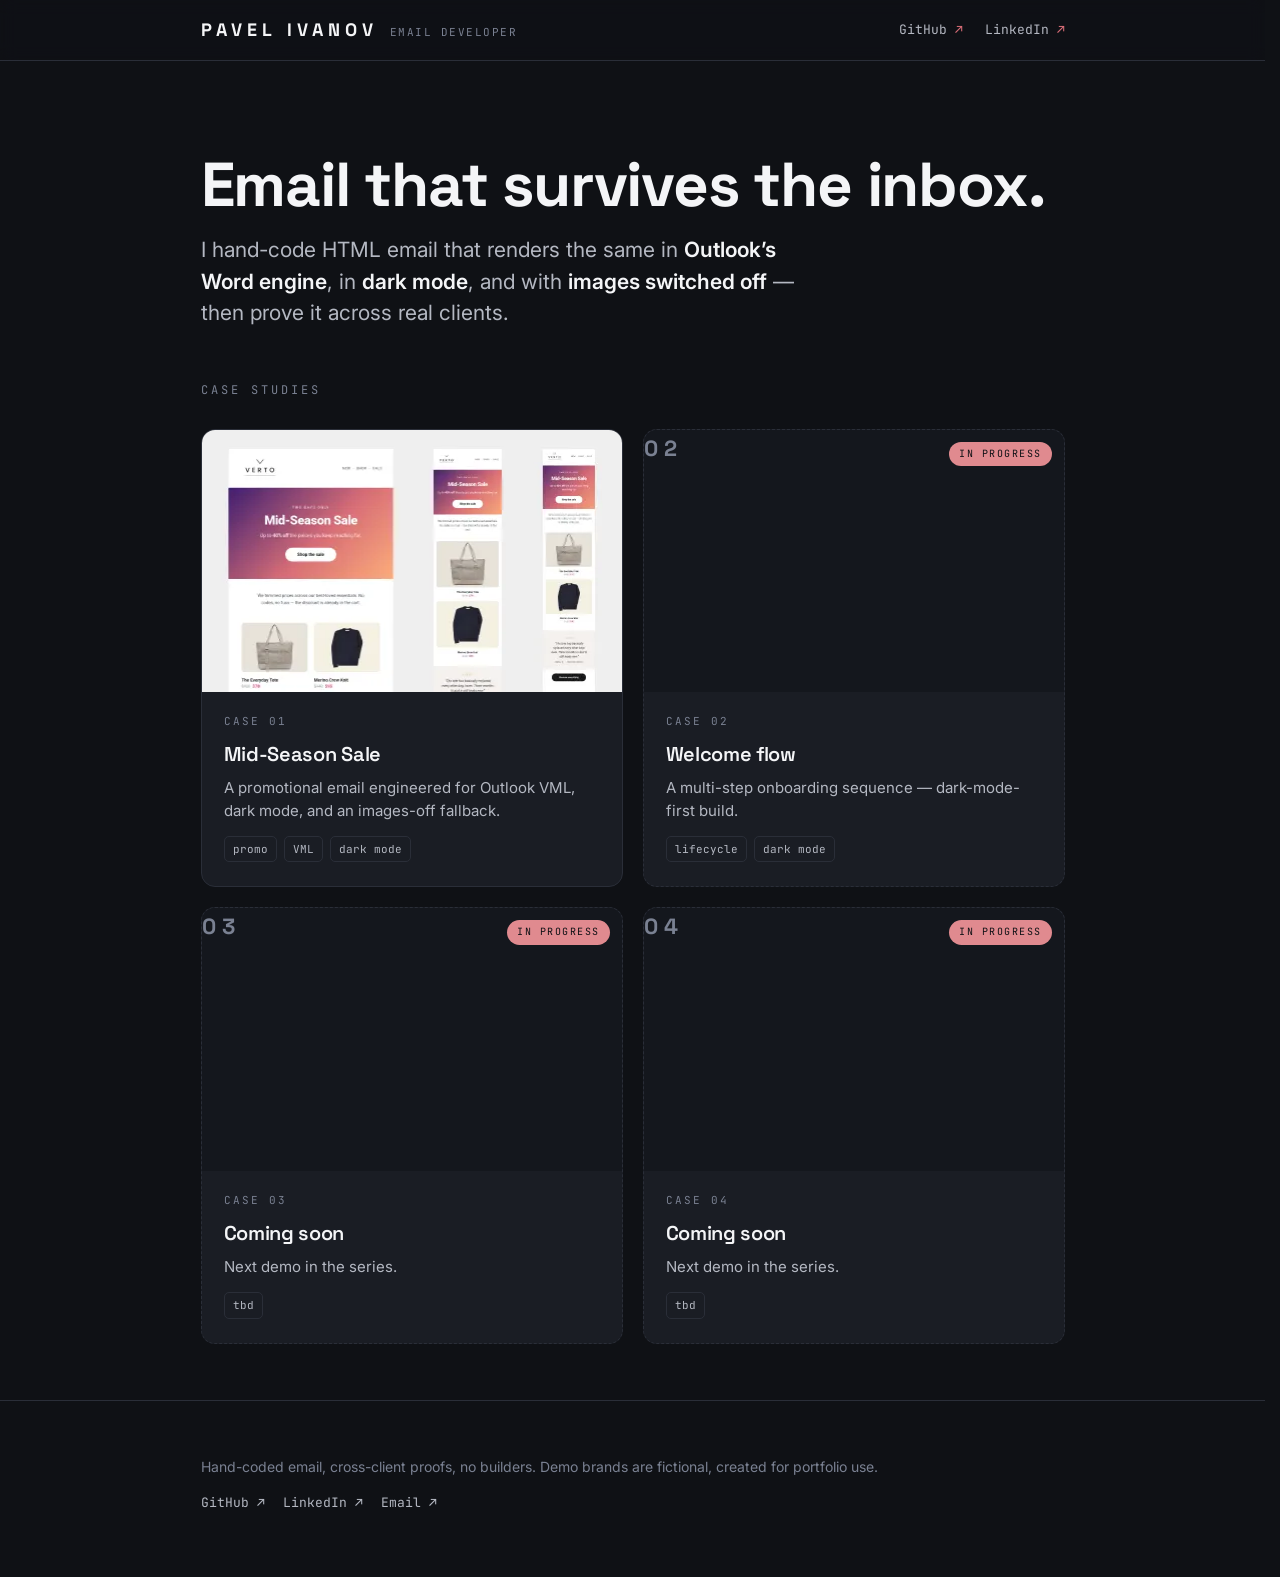
<file: index.html>
<!DOCTYPE html>
<html lang="en">
<head>
  <meta charset="utf-8">
  <meta name="viewport" content="width=device-width, initial-scale=1">
  <title>Pavel Ivanov — Email Developer</title>
  <meta name="description" content="Hand-coded HTML email that survives Outlook's Word engine, dark mode, and images-off. Engineering case studies.">
  <link rel="preconnect" href="https://fonts.googleapis.com">
  <link rel="preconnect" href="https://fonts.gstatic.com" crossorigin>
  <link href="https://fonts.googleapis.com/css2?family=Space+Grotesk:wght@500;600;700&family=Inter:wght@400;500;600&family=JetBrains+Mono:wght@400;500&display=swap" rel="stylesheet">
  <link rel="stylesheet" href="assets/css/site.css?v=2">
</head>
<body>

  <header class="topbar">
    <div class="wrap">
      <div class="brand">
        <span class="mark">PAVEL&nbsp;IVANOV</span>
        <span class="role">Email Developer</span>
      </div>
      <nav class="topnav">
        <a href="https://github.com/pj-web">GitHub <span class="arr">&#8599;</span></a>
        <a href="https://www.linkedin.com/in/pavel-email-dev">LinkedIn <span class="arr">&#8599;</span></a>
      </nav>
    </div>
  </header>

  <main>
    <!-- ===== INTRO =====
         NOTE: the tagline wording is positioning copy — keep it in sync with the CV
         headline (source of truth lives in the strategic project). This is a
         work-descriptive placeholder, safe to ship, but reconcile with CV/LinkedIn. -->
    <section class="intro">
      <div class="wrap">
        <h1 class="who">Email that survives the inbox.</h1>
        <p class="tagline">I hand-code HTML email that renders the same in <strong>Outlook&rsquo;s Word engine</strong>, in <strong>dark mode</strong>, and with <strong>images switched off</strong> &mdash; then prove it across real clients.</p>
      </div>
    </section>

    <!-- ===== CASES ===== -->
    <section class="cases">
      <div class="wrap">
        <p class="sec-label">Case studies</p>

        <div class="case-grid">

          <!-- LIVE: VERTO -->
          <a class="case-card" href="verto/">
            <!-- <div class="case-thumb" style="background-image:linear-gradient(135deg,#3a1c71 0%,#d76d77 55%,#ffaf7b 100%);">
              <span class="label">VERTO</span>
            </div> -->
            <div class="case-thumb">
              <picture>
                <!-- Retina + обычные экраны в формате WebP (основной выбор современных браузеров) -->
                <source type="image/webp" srcset="assets/img/verto-thumb.webp 1x, assets/img/verto-thumb@2x.webp 2x">
                
                <!-- Бекап для старых браузеров, которые не знают про WebP -->
                <source type="image/jpeg" srcset="assets/img/verto-thumb.jpg 1x, assets/img/verto-thumb@2x.jpg 2x">
                
                <!-- Физический тег изображения с ленивой загрузкой -->
                <img src="assets/img/verto-thumb.jpg" 
                    alt="VERTO Mid-Season Sale Email Template" 
                    loading="lazy" 
                    decoding="async">
              </picture>
            </div>
            <div class="case-body">
              <span class="case-num">Case 01</span>
              <h3>Mid-Season Sale</h3>
              <p class="case-desc">A promotional email engineered for Outlook VML, dark mode, and an images-off fallback.</p>
              <div class="case-tags"><span>promo</span><span>VML</span><span>dark mode</span></div>
            </div>
          </a>

          <!-- SOON: Case 02 -->
          <div class="case-card is-soon">
            <div class="case-thumb"><span class="badge-soon">In progress</span><span class="label">02</span></div>
            <div class="case-body">
              <span class="case-num">Case 02</span>
              <h3>Welcome flow</h3>
              <p class="case-desc">A multi-step onboarding sequence &mdash; dark-mode-first build.</p>
              <div class="case-tags"><span>lifecycle</span><span>dark mode</span></div>
            </div>
          </div>

          <!-- SOON: Case 03 -->
          <div class="case-card is-soon">
            <div class="case-thumb"><span class="badge-soon">In progress</span><span class="label">03</span></div>
            <div class="case-body">
              <span class="case-num">Case 03</span>
              <h3>Coming soon</h3>
              <p class="case-desc">Next demo in the series.</p>
              <div class="case-tags"><span>tbd</span></div>
            </div>
          </div>

          <!-- SOON: Case 04 -->
          <div class="case-card is-soon">
            <div class="case-thumb"><span class="badge-soon">In progress</span><span class="label">04</span></div>
            <div class="case-body">
              <span class="case-num">Case 04</span>
              <h3>Coming soon</h3>
              <p class="case-desc">Next demo in the series.</p>
              <div class="case-tags"><span>tbd</span></div>
            </div>
          </div>

          <!-- ============================================================
               ADD A NEW CASE — copy the block below, change the 5 marked spots,
               and drop the case folder at  /portfolio/<slug>/case.html
               (it links back to ../assets/css/site.css automatically).

          <a class="case-card" href="SLUG/case.html">                         (1) folder slug
            <div class="case-thumb" style="background-image:linear-gradient(135deg,#AAA 0%,#BBB 100%);">  (2) brand accent
              <span class="label">BRAND</span>                                 (3) brand wordmark
            </div>
            <div class="case-body">
              <span class="case-num">Case 0N</span>                            (4) number
              <h3>Case title</h3>
              <p class="case-desc">One line on what it demonstrates.</p>       (5) copy + tags
              <div class="case-tags"><span>tag</span><span>tag</span></div>
            </div>
          </a>

               When a placeholder becomes real: replace one ".case-card is-soon"
               div above with a filled-in copy of this block.
          ============================================================ -->

        </div>
      </div>
    </section>
  </main>

  <footer>
    <div class="wrap">
      <p>Hand-coded email, cross-client proofs, no builders. Demo brands are fictional, created for portfolio use.</p>
      <div class="flinks">
        <a href="https://github.com/pj-web">GitHub &#8599;</a>
        <a href="https://www.linkedin.com/in/pavel-email-dev">LinkedIn &#8599;</a>
        <a href="mailto:emailcodedev@gmail.com">Email &#8599;</a>
      </div>
    </div>
  </footer>

</body>
</html>
</file>
<file: assets/css/site.css>
/* ============================================================
   site.css — shared portfolio styles
   Canonical home: email-dev.com/portfolio/assets/css/site.css
   Reused by the hub (index.html) and every case page.
   Per-page brand accent: set on <body style="--grad:…; --coral:…">.
   Per-card brand accent on the hub: inline on .case-thumb.
   ============================================================ */

:root {
  /* ---- Shared neutrals (lifted from the email's dark-mode tokens) ---- */
  --ink: #0f1115;
  --panel: #1a1d24;
  --panel-2: #14171d;
  --line: #2a2e38;
  --text: #f4f5f7;
  --muted: #b4b8c2;
  --faint: #7a8192;

  /* ---- Brand accent (DEFAULT; pages/cards override) ---- */
  --grad: linear-gradient(135deg, #3a1c71 0%, #d76d77 55%, #ffaf7b 100%);
  --coral: #e08a8f;
  --coral-strong: #d76d77;

  /* ---- Type ---- */
  --display: 'Space Grotesk', system-ui, sans-serif;
  --body: 'Inter', system-ui, sans-serif;
  --mono: 'JetBrains Mono', ui-monospace, monospace;

  /* ---- Layout ---- */
  --maxw: 920px;
}

* { box-sizing: border-box; }
html { scroll-behavior: smooth; scrollbar-gutter: stable; }
/* Lock the page behind an open proof popover. The popover lives in the top layer,
   so hiding html overflow freezes the background without affecting the popover. */
html:has(.proof-pop:popover-open) { overflow: hidden; }

body {
  margin: 0;
  background: var(--ink);
  color: var(--text);
  font-family: var(--body);
  font-size: 17px;
  line-height: 1.65;
  -webkit-font-smoothing: antialiased;
}

a { color: var(--coral); text-decoration: none; }
a:hover { color: #fff; }

:focus-visible { outline: 2px solid var(--coral-strong); outline-offset: 3px; border-radius: 2px; }

.wrap { max-width: var(--maxw); margin: 0 auto; padding: 0 28px; }

/* ---------- TOP BAR ---------- */
.topbar {
  position: sticky; top: 0; z-index: 10;
  background: rgba(15,17,21,0.82);
  backdrop-filter: saturate(140%) blur(8px);
  border-bottom: 1px solid var(--line);
}
.topbar .wrap { display: flex; align-items: center; justify-content: space-between; height: 60px; }
.brand { display: flex; align-items: baseline; gap: 12px; }
.brand .mark { font-family: var(--display); font-weight: 700; letter-spacing: 5px; font-size: 18px; color: var(--text); }
.brand .role { font-family: var(--mono); font-size: 11px; letter-spacing: 1.5px; text-transform: uppercase; color: var(--faint); }
.topnav { display: flex; gap: 22px; font-family: var(--mono); font-size: 13px; }
.topnav a { color: var(--muted); }
.topnav a:hover { color: #fff; }
.topnav .arr { color: var(--coral-strong); }

/* ---------- HERO (case page) ---------- */
.hero { padding: 88px 0 64px; }
.eyebrow { font-family: var(--mono); font-size: 12px; letter-spacing: 3px; text-transform: uppercase; color: var(--coral-strong); margin: 0 0 22px; }
h1 { font-family: var(--display); font-weight: 700; font-size: clamp(40px, 7vw, 68px); line-height: 1.02; letter-spacing: -1.5px; margin: 0 0 22px; }
.lede { font-size: clamp(18px, 2.4vw, 21px); line-height: 1.55; color: var(--muted); max-width: 620px; margin: 0 0 32px; }
.lede strong { color: var(--text); font-weight: 600; }
.chips { display: flex; flex-wrap: wrap; gap: 9px; margin: 0 0 36px; }
.chip { font-family: var(--mono); font-size: 12px; letter-spacing: 0.3px; color: var(--muted); border: 1px solid var(--line); border-radius: 100px; padding: 7px 14px; background: var(--panel-2); }
.actions { display: flex; flex-wrap: wrap; gap: 14px; }
.btn { display: inline-flex; align-items: center; gap: 8px; font-family: var(--display); font-weight: 600; font-size: 15px; padding: 13px 24px; border-radius: 8px; transition: transform .15s ease, filter .15s ease; }
.btn-primary { background-image: var(--grad); color: #16101f; }
.btn-primary:hover { filter: brightness(1.08); color: #16101f; }
.btn-ghost { border: 1px solid var(--line); color: var(--text); }
.btn-ghost:hover { border-color: var(--coral-strong); color: #fff; }
.btn:active { transform: translateY(1px); }

/* ---------- SECTIONS ---------- */
section { padding: 56px 0; border-top: 1px solid var(--line); }
.hero, .intro, .cases { border-top: none; }
.sec-label { font-family: var(--mono); font-size: 12px; letter-spacing: 3px; text-transform: uppercase; color: var(--faint); margin: 0 0 14px; }
h2 { font-family: var(--display); font-weight: 600; font-size: clamp(26px, 3.6vw, 34px); letter-spacing: -0.5px; margin: 0 0 18px; line-height: 1.12; }
.sec-intro { color: var(--muted); max-width: 640px; margin: 0 0 8px; }
.sec-intro strong { color: var(--text); font-weight: 600; }

/* ---------- FAULT CARDS (case page) ---------- */
.faults { display: flex; flex-direction: column; gap: 20px; margin-top: 36px; }
.fault { position: relative; overflow: hidden; background: var(--panel); border: 1px solid var(--line); border-radius: 12px; padding: 26px 28px 26px 32px; }
.fault::before { content: ""; position: absolute; left: 0; top: 0; bottom: 0; width: 3px; background-image: var(--grad); }
.fault .tag { display: inline-block; font-family: var(--mono); font-size: 11px; letter-spacing: 1px; text-transform: uppercase; color: var(--coral); border: 1px solid var(--line); border-radius: 5px; padding: 4px 9px; margin: 0 0 16px; }
.fault h3 { font-family: var(--display); font-weight: 600; font-size: 21px; margin: 0 0 18px; letter-spacing: -0.3px; }
.qa { margin: 0 0 14px; }
.qa .k { font-family: var(--mono); font-size: 11px; letter-spacing: 1.5px; text-transform: uppercase; color: var(--faint); display: block; margin: 0 0 4px; }
.qa p { margin: 0; color: var(--muted); }
.qa.fix p { color: var(--text); }
.qa code, .inline-code { font-family: var(--mono); font-size: 0.86em; background: var(--panel-2); border: 1px solid var(--line); border-radius: 4px; padding: 1px 5px; color: var(--coral); }
pre { margin: 18px 0 0; background: var(--panel-2); border: 1px solid var(--line); border-radius: 8px; padding: 16px 18px; overflow-x: auto; font-family: var(--mono); font-size: 13px; line-height: 1.6; color: #d7dbe4; }
pre .c { color: var(--faint); }
pre .t { color: var(--coral); }

/* ---------- PROOF GRID (case page) ----------
   .shot is a <button> that opens a native popover with the full render.
   One screenshot per frame: the tile crops it (object-fit:cover, top),
   the popover shows it whole. No JS — the popover is the platform's. */
.proof-grid { display: grid; gap: 18px; margin-top: 36px; grid-template-columns: repeat(auto-fill, minmax(248px, 1fr)); }
figure { margin: 0; }

.shot {
  /* button reset */
  appearance: none; -webkit-appearance: none;
  font: inherit; color: inherit; text-align: inherit;
  cursor: pointer; padding: 0; width: 100%;
  /* tile (geometry kept from the original) */
  aspect-ratio: 3 / 4; border-radius: 10px; overflow: hidden;
  border: 1px solid var(--line); background: var(--panel-2);
  display: grid; place-items: center; position: relative;
  transition: border-color .15s ease, transform .15s ease;
}
.shot:hover, .shot:focus-visible { border-color: var(--coral-strong); transform: translateY(-2px); }
.shot img { width: 100%; height: 100%; object-fit: cover; object-position: top; display: block; }
.shot .ph { font-family: var(--mono); font-size: 12px; letter-spacing: 1px; color: var(--faint); text-transform: uppercase; }
.shot .expand {
  position: absolute; left: 0; right: 0; bottom: 0; padding: 8px 11px;
  font-family: var(--mono); font-size: 11px; letter-spacing: .4px; color: #fff;
  background: linear-gradient(to top, rgba(0,0,0,.78), transparent);
  opacity: 0; transition: opacity .15s ease;
}
.shot:hover .expand, .shot:focus-visible .expand { opacity: 1; }

figcaption { font-family: var(--mono); font-size: 12px; color: var(--muted); margin-top: 10px; line-height: 1.5; }
figcaption .mode { color: var(--coral); }

/* ---------- PROOF POPOVER (native, no JS) ---------- */
.proof-pop {
  border: none; border-radius: 16px; padding: 0;
  width: 100%; max-width: min(720px, 94vw); max-height: 92vh; overflow: hidden;
  background: var(--panel); color: var(--text);
  box-shadow: 0 30px 70px -20px rgba(0,0,0,.8), 0 0 0 1px var(--line);
}
/* Popover sizes to its content: wide window for desktop renders,
   snug around the phone frame for mobile renders. */
.proof-pop:has(.device) { max-width: min(340px, 94vw); }
.proof-pop::backdrop { background: rgba(8,9,12,.72); }
.pop-head {
  display: flex; align-items: center; justify-content: space-between;
  padding: 12px 16px; border-bottom: 1px solid var(--line);
  font-family: var(--mono); font-size: 12px; letter-spacing: .3px; color: var(--muted);
}
.pop-close {
  appearance: none; -webkit-appearance: none; background: transparent; border: none;
  cursor: pointer; color: var(--muted); font-size: 22px; line-height: 1;
  padding: 2px 8px; border-radius: 6px;
}
.pop-close:hover { color: var(--text); background: var(--panel-2); }
.pop-body { padding: 18px; display: flex; justify-content: center; }
.pop-cap { padding: 0 18px 16px; font-family: var(--mono); font-size: 11.5px; color: var(--muted); text-align: center; }
.pop-cap a { color: var(--coral); }
.pop-cap a:hover { color: #fff; }

.shot-full { width: 100%; display: block; border-radius: 8px; }            /* legacy plain img — superseded by .screen */

/* Framed renders: phone bezel for mobile, window bezel for desktop.
   Both scroll the full-length capture internally, so the popover stays compact
   regardless of how tall the screenshot is. */
.device {                                                                  /* mobile frames */
  width: 290px; max-width: 100%; height: min(560px, 72vh); overflow-y: auto;
  border: 9px solid #161922; border-radius: 28px; background: var(--ink);
  box-shadow: 0 0 0 1px var(--line); -webkit-overflow-scrolling: touch;
}
.screen {                                                                  /* desktop frames */
  width: 100%; height: min(720px, 68vh); overflow-y: auto;
  border: 8px solid #161922; border-radius: 14px; background: var(--ink);
  box-shadow: 0 0 0 1px var(--line); -webkit-overflow-scrolling: touch;
}
.device img, .screen img { width: 100%; display: block; }

/* Slim, on-theme scrollbar for the framed renders (replaces the chunky default).
   .pop-body included as a safety net so no default bar can surface under it. */
.device, .screen, .pop-body { scrollbar-width: thin; scrollbar-color: var(--line) transparent; }
.device::-webkit-scrollbar,
.screen::-webkit-scrollbar,
.pop-body::-webkit-scrollbar { width: 8px; height: 8px; }
.device::-webkit-scrollbar-track,
.screen::-webkit-scrollbar-track,
.pop-body::-webkit-scrollbar-track { background: transparent; }
.device::-webkit-scrollbar-thumb,
.screen::-webkit-scrollbar-thumb,
.pop-body::-webkit-scrollbar-thumb {
  background: var(--line); border-radius: 100px;
  border: 2px solid transparent; background-clip: padding-box;
}
.device::-webkit-scrollbar-thumb:hover,
.screen::-webkit-scrollbar-thumb:hover,
.pop-body::-webkit-scrollbar-thumb:hover { background: var(--faint); }

@media (prefers-reduced-motion: no-preference) {
  .proof-pop {
    opacity: 0; transform: scale(.97);
    transition: opacity .18s ease, transform .18s ease,
                overlay .18s ease allow-discrete, display .18s ease allow-discrete;
  }
  .proof-pop:popover-open { opacity: 1; transform: scale(1); }
  @starting-style { .proof-pop:popover-open { opacity: 0; transform: scale(.97); } }
}

/* ---------- TESTED (case page) ---------- */
.tested p { color: var(--muted); max-width: 660px; }
.tested strong { color: var(--text); font-weight: 600; }
.toollist { list-style: none; padding: 0; margin: 24px 0 0; display: flex; flex-wrap: wrap; gap: 8px; }
.toollist li { font-family: var(--mono); font-size: 12px; color: var(--muted); border: 1px solid var(--line); border-radius: 6px; padding: 6px 11px; background: var(--panel-2); }

/* ============================================================
   HUB / INDEX  (the portfolio landing — list of cases)
   ============================================================ */
.intro { padding: 92px 0 8px; }
.intro .who { font-family: var(--display); font-weight: 700; font-size: clamp(38px, 6.5vw, 62px); letter-spacing: -1.2px; margin: 0 0 18px; line-height: 1.02; }
.intro .tagline { font-size: clamp(18px, 2.4vw, 21px); color: var(--muted); max-width: 600px; margin: 0; line-height: 1.5; }
.intro .tagline strong { color: var(--text); font-weight: 600; }

.cases { padding: 44px 0 56px; }
.case-grid { display: grid; gap: 20px; grid-template-columns: repeat(auto-fill, minmax(300px, 1fr)); margin-top: 28px; }

.case-card {
  display: flex; flex-direction: column;
  background: var(--panel); border: 1px solid var(--line);
  border-radius: 14px; overflow: hidden; color: var(--text);
  transition: transform .18s ease, border-color .18s ease;
}
a.case-card:hover { transform: translateY(-3px); border-color: var(--coral-strong); color: var(--text); }

.case-thumb { 
  aspect-ratio: 16 / 10; 
  display: block; /* Убираем grid, если там теперь только картинка */
  position: relative; 
  overflow: hidden; /* Чтобы скругления карточки не резались углами картинки */
  background: var(--panel-2); /* Легкий фон, пока картинка грузится */
}

/* Настройки для picture и img, чтобы изображение вело себя адаптивно */
.case-thumb picture,
.case-thumb img {
  display: block;
  width: 100%;
  height: 100%;
  object-fit: cover; /* Картинка заполнит область 16/10 без деформации */
  object-position: top center; /* Скриншот письма лучше центрировать по верху */
}
.case-thumb .label { font-family: var(--display); font-weight: 700; letter-spacing: 6px; color: #fff; font-size: 22px; }

.case-body { padding: 20px 22px 24px; }
.case-num { font-family: var(--mono); font-size: 11px; letter-spacing: 2px; text-transform: uppercase; color: var(--faint); display: block; margin: 0 0 8px; }
.case-card h3 { font-family: var(--display); font-weight: 600; font-size: 20px; margin: 0 0 6px; letter-spacing: -0.3px; }
.case-desc { color: var(--muted); font-size: 15px; line-height: 1.5; margin: 0 0 14px; }
.case-tags { display: flex; flex-wrap: wrap; gap: 7px; }
.case-tags span { font-family: var(--mono); font-size: 11px; color: var(--muted); border: 1px solid var(--line); border-radius: 5px; padding: 3px 8px; }

/* coming-soon placeholder card */
.case-card.is-soon { border-style: dashed; }
.case-card.is-soon .case-thumb { background: var(--panel-2); }
.case-card.is-soon .case-thumb .label { color: var(--faint); }
.badge-soon { position: absolute; top: 12px; right: 12px; font-family: var(--mono); font-size: 10px; letter-spacing: 1.5px; text-transform: uppercase; color: var(--ink); background: var(--coral); border-radius: 100px; padding: 4px 10px; }

/* ---------- FOOTER ---------- */
footer { border-top: 1px solid var(--line); padding: 40px 0 64px; color: var(--faint); font-size: 14px; }
footer .flinks { margin-top: 10px; display: flex; gap: 18px; flex-wrap: wrap; }
footer .flinks a { color: var(--muted); font-family: var(--mono); font-size: 13px; }

/* ---------- MOTION / A11Y ---------- */
@media (prefers-reduced-motion: no-preference) {
  .hero > *, .intro > * { animation: rise .6s ease both; }
  .hero .eyebrow, .intro .who { animation-delay: .04s; }
  .hero h1 { animation-delay: .08s; }
  .hero .lede, .intro .tagline { animation-delay: .14s; }
  .hero .chips { animation-delay: .20s; }
  .hero .actions { animation-delay: .26s; }
  @keyframes rise { from { opacity: 0; transform: translateY(12px); } to { opacity: 1; transform: none; } }
}

/* ---------- MOBILE ----------
   One consolidated breakpoint. Triggers at 640px because the horizontal
   header (brand + nav) runs out of room and overflows just under ~600px. */
@media (max-width: 640px) {
  body { font-size: 16px; }

  /* kill any horizontal overflow that pushes the page left */
  html, body { overflow-x: hidden; }
  .wrap { padding: 0 20px; }

  /* HEADER: stack brand over links, centered, AUTO height (the actual fix).
     The base rule locks height:60px — that's what was clipping the rows.
     height:auto + vertical padding lets the stacked content breathe. */
  .topbar .wrap {
    flex-direction: column;
    justify-content: center;
    height: auto;
    gap: 12px;
    padding-top: 14px;
    padding-bottom: 14px;
    text-align: center;
  }
  .brand { flex-direction: column; align-items: center; gap: 4px; }
  .topnav { justify-content: center; flex-wrap: wrap; gap: 20px; font-size: 12px; }

  /* section rhythm on small screens */
  .hero { padding: 56px 0 48px; }
  .intro { padding: 56px 0 8px; }
  .fault { padding: 22px 20px 22px 24px; }
}
</file>
